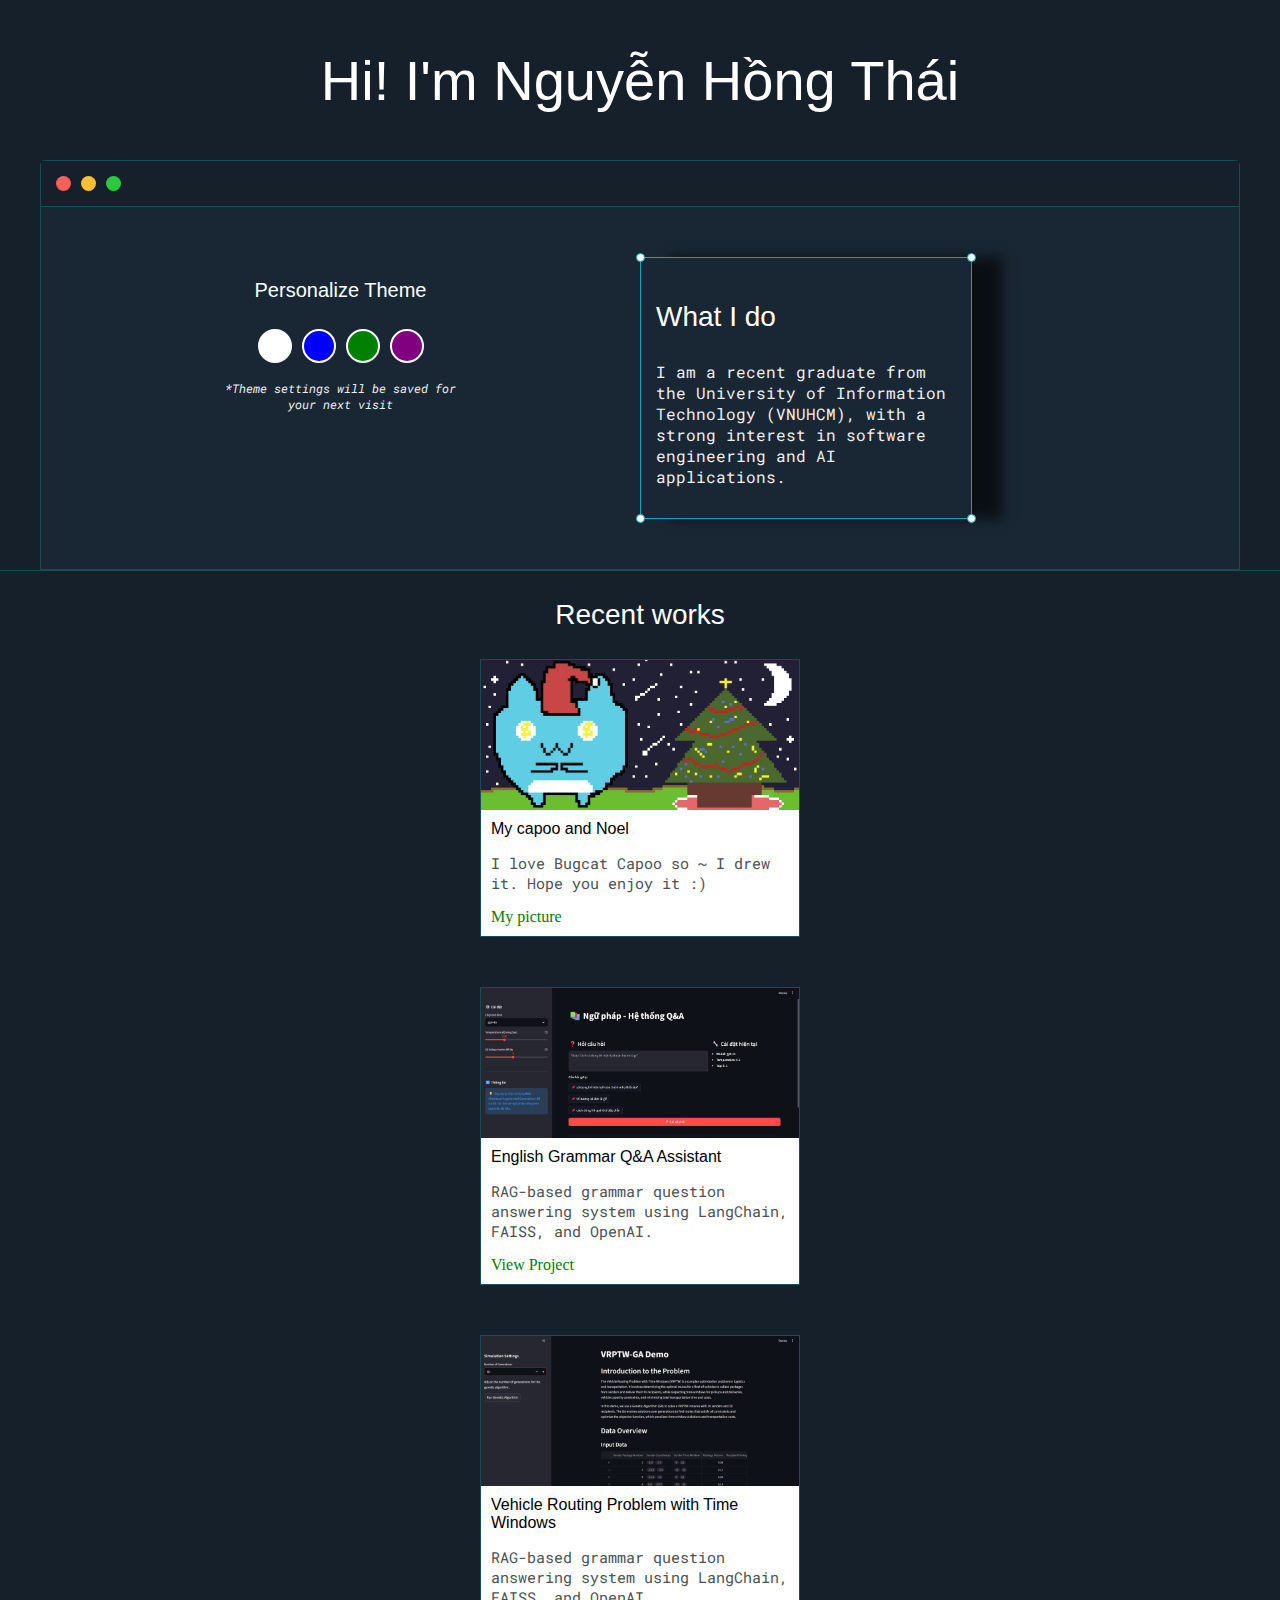
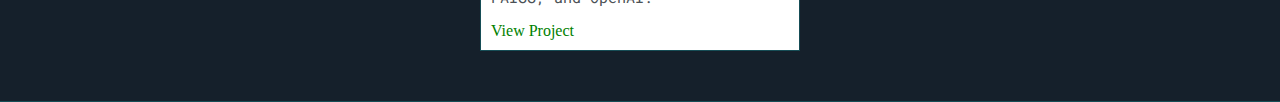
<file: index.html>
<!doctype html>
<html>
  <head>
    <meta charset="utf-8" />
    <meta name="viewport" content="width=device-width, initial-scale=1" />

    <link
      href="https://fonts.googleapis.com/css2?family=Russo+One&display=swap"
      rel="stylesheet"
    />

    <link
      href="https://fonts.googleapis.com/css2?family=Roboto:wght@100&family=Russo+One&display=swap"
      rel="stylesheet"
    />

    <link
      href="https://fonts.googleapis.com/css2?family=Roboto+Mono:wght@500&family=Roboto:wght@100&family=Russo+One&display=swap"
      rel="stylesheet"
    />

    <div>
      <title>Nguyễn Hồng Thái</title>
    </div>
    <link rel="stylesheet" type="text/css" href="assets/css/default.css" />
    <link id="theme-style" rel="stylesheet" type="text/css" href="" />
  </head>
  <body>
    <section class="s1">
      <div class="main-container">
        <div class="greeting-wrapper">
          <h1>Hi! I'm Nguyễn Hồng Thái</h1>
        </div>
        <div class="intro-wrapper">
          <div class="navigation-wrapper">
            <div class="dots-wrapper">
              <div id="dot-1" class="browser-dot"></div>
              <div id="dot-2" class="browser-dot"></div>
              <div id="dot-3" class="browser-dot"></div>
            </div>
          </div>

          <div class="left-column">
            <!-- <img id="profile_pic" src="assets/images/Nao_Tomori.jpg" /> -->
            <h5 style="text-align: center; line-height: 0">
              Personalize Theme
            </h5>

            <div id="theme-options-wrapper">
              <div data-mode="light" id="light-mode" class="themes-dot"></div>
              <div data-mode="blue" id="blue-mode" class="themes-dot"></div>
              <div data-mode="green" id="green-mode" class="themes-dot"></div>
              <div data-mode="purple" id="purple-mode" class="themes-dot"></div>
            </div>

            <p id="setting-note">
              *Theme settings will be saved for<br />your next visit
            </p>
          </div>

          <div class="right-column">
            <div>
              <div id="preview">
                <div id="corner-tl" class="corner"></div>
                <div id="corner-tr" class="corner"></div>
                <h3>What I do</h3>
                <p>
                  I am a recent graduate from the University of Information
                  Technology (VNUHCM), with a strong interest in software
                  engineering and AI applications.
                </p>
                <div id="corner-br" class="corner"></div>
                <div id="corner-bl" class="corner"></div>
              </div>
            </div>
          </div>
        </div>
      </div>
    </section>

    <section class="s1">
      <div class="main-container">
        <h3 style="text-align: center">Recent works</h3>
        <div class="post-wrapper">
          <div class="post">
            <img id="thumbnail" src="assets/images/my capoo.jpg" />
            <div class="post-preview">
              <h6 class="post-title">My capoo and Noel</h6>
              <p class="post-intro">
                I love Bugcat Capoo so ~ I drew it. Hope you enjoy it :)
              </p>
              <a href="assets/images/my capoo.jpg">My picture</a>
            </div>
          </div>
        </div>

        <div class="post-wrapper">
          <!-- English Grammar Q&A Assistant -->
          <div class="post">
            <img id="thumbnail" src="assets/images/grammar-qa.jpg" />
            <div class="post-preview">
              <h6 class="post-title">English Grammar Q&A Assistant</h6>
              <p class="post-intro">
                RAG-based grammar question answering system using LangChain,
                FAISS, and OpenAI.
              </p>
              <a href="projects/english-grammar-qa/">View Project</a>
            </div>
          </div>
        </div>

        <div class="post-wrapper">
          <div class="post">
            <img id="thumbnail" src="assets/images/VRPTW.jpg" />
            <div class="post-preview">
              <h6 class="post-title">Vehicle Routing Problem with Time Windows</h6>
              <p class="post-intro">
                RAG-based grammar question answering system using LangChain,
                FAISS, and OpenAI.
              </p>
              <a href="projects/VRPTW/">View Project</a>
            </div>
          </div>
        </div>
      </div>
    </section>

    <script type="text/javascript" src="assets/script.js"></script>
  </body>
</html>
</file>
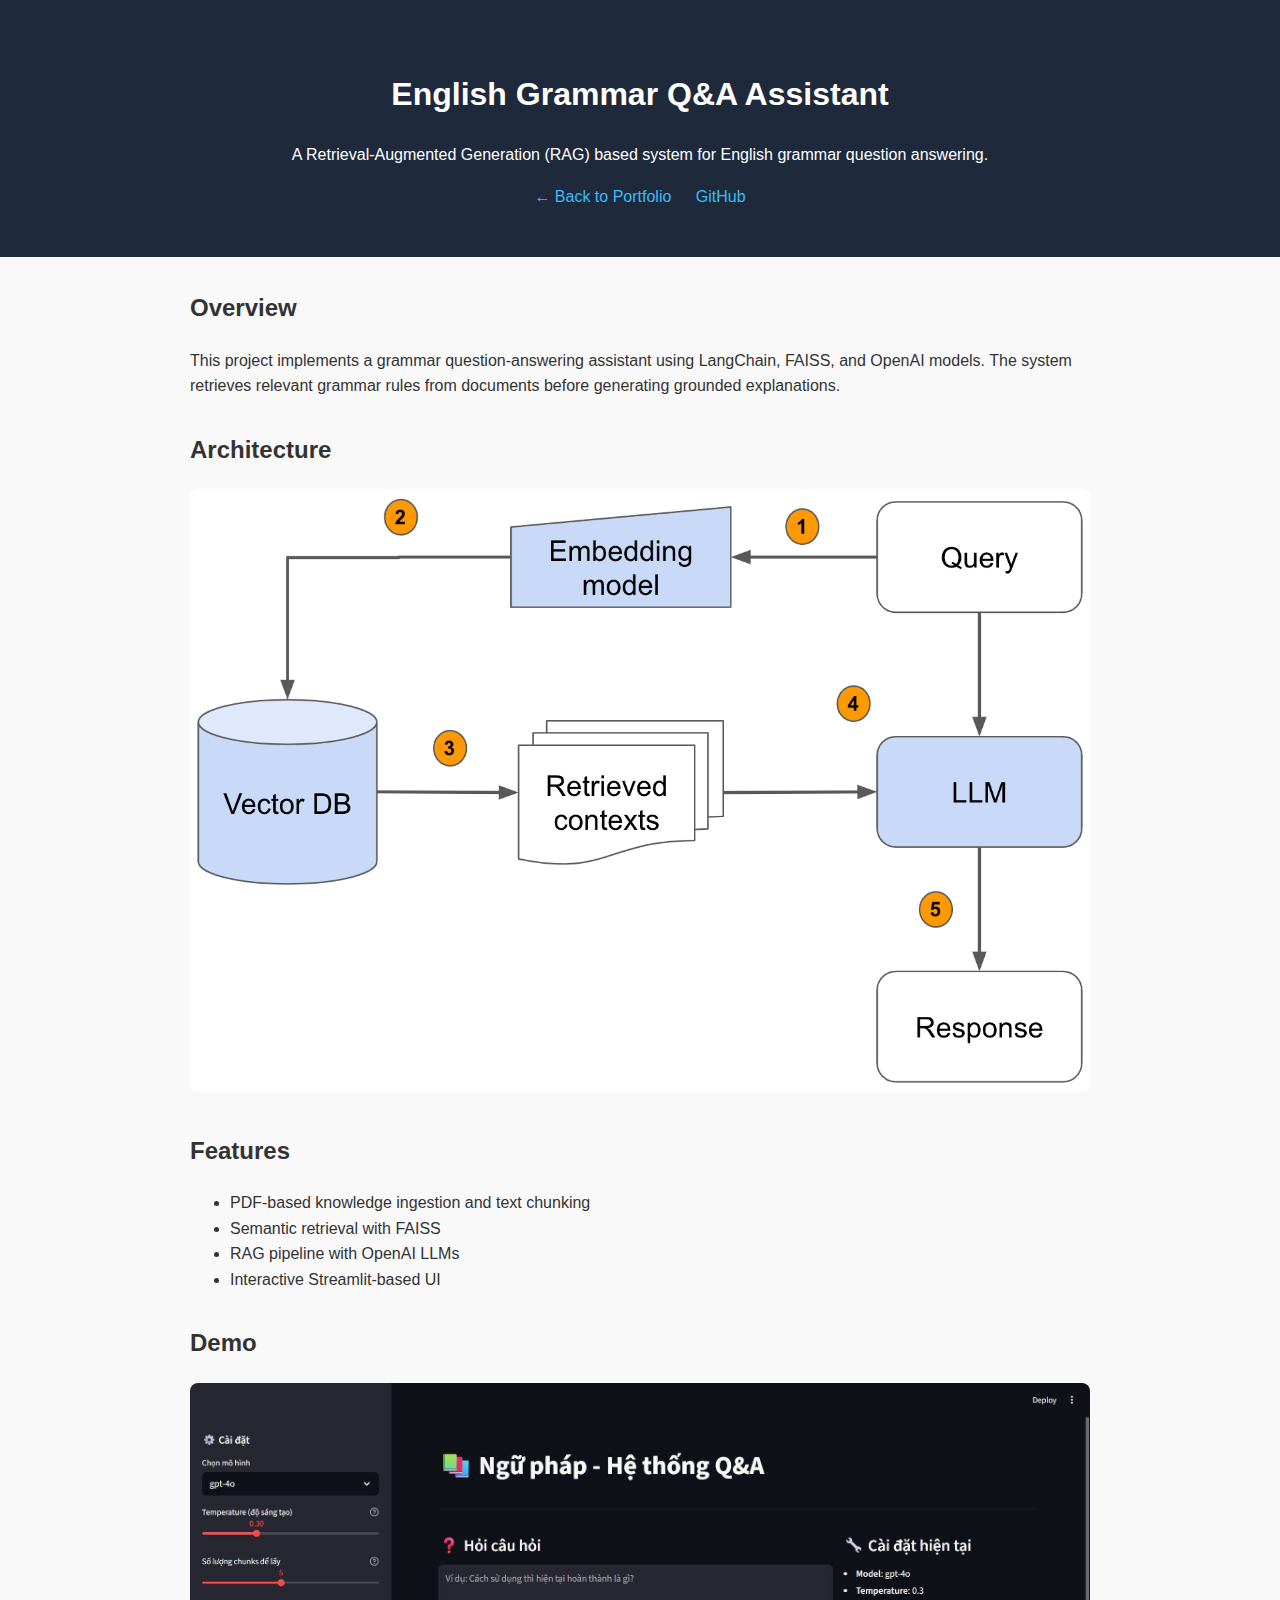
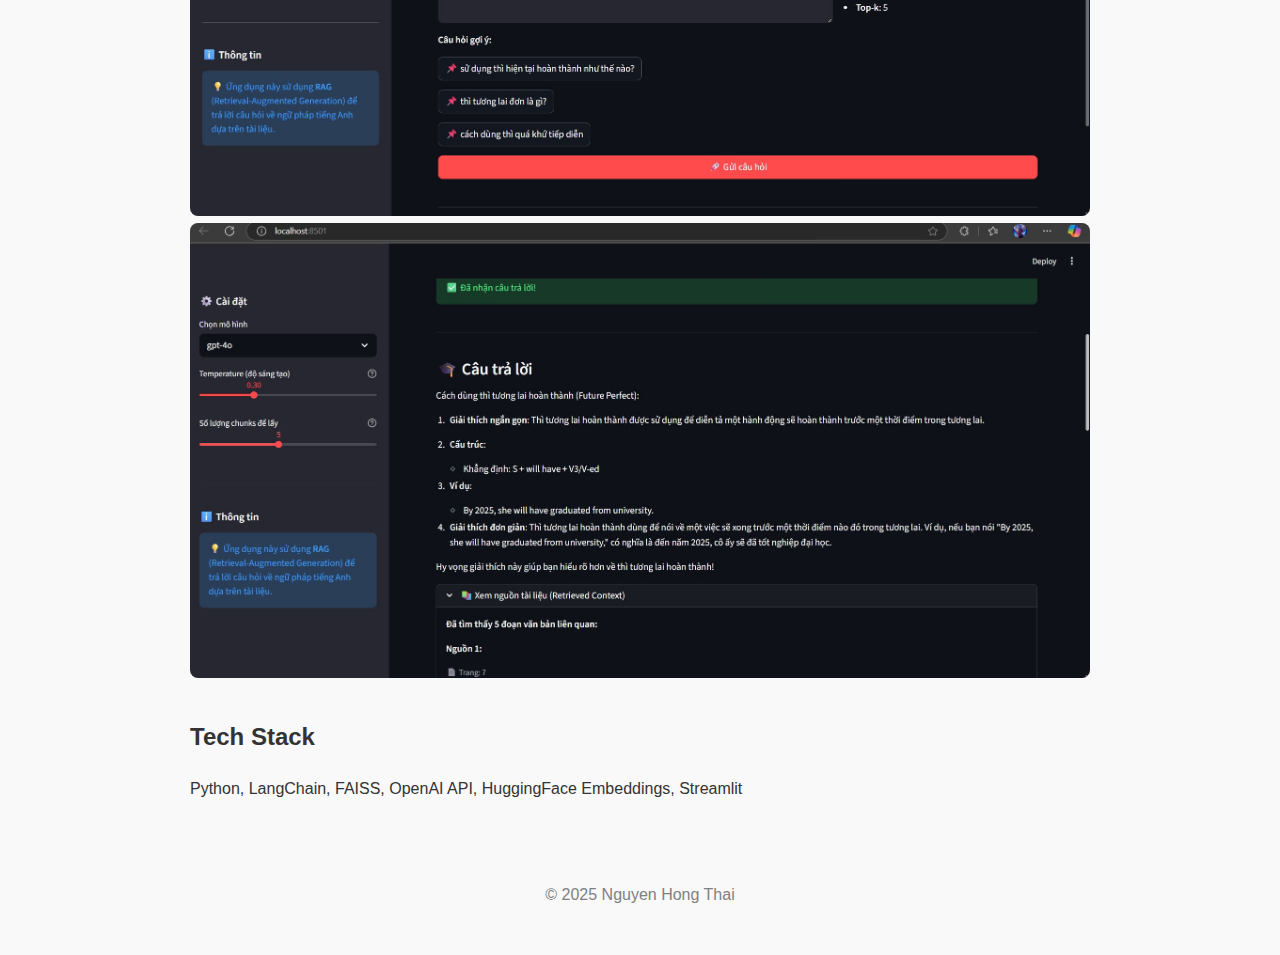
<file: projects/english-grammar-qa/index.html>
<!doctype html>
<html lang="en">
  <head>
    <meta charset="UTF-8" />
    <meta name="viewport" content="width=device-width, initial-scale=1.0" />
    <title>English Grammar Q&A Assistant</title>

    <link rel="stylesheet" href="assets/css/style.css" />
  </head>
  <body>
    <header class="hero">
      <h1>English Grammar Q&A Assistant</h1>
      <p>
        A Retrieval-Augmented Generation (RAG) based system for English grammar
        question answering.
      </p>

      <div class="links">
        <a href="../../index.html">← Back to Portfolio</a>
        <a href="https://github.com/username/english-grammar-qa" target="_blank"
          >GitHub</a
        >
      </div>
    </header>

    <section class="section">
      <h2>Overview</h2>
      <p>
        This project implements a grammar question-answering assistant using
        LangChain, FAISS, and OpenAI models. The system retrieves relevant
        grammar rules from documents before generating grounded explanations.
      </p>
    </section>

    <section class="section">
      <h2>Architecture</h2>
      <img
        src="assets/images/rag-architecture.png"
        alt="RAG architecture diagram"
      />
    </section>

    <section class="section">
      <h2>Features</h2>
      <ul>
        <li>PDF-based knowledge ingestion and text chunking</li>
        <li>Semantic retrieval with FAISS</li>
        <li>RAG pipeline with OpenAI LLMs</li>
        <li>Interactive Streamlit-based UI</li>
      </ul>
    </section>

    <section class="section">
      <h2>Demo</h2>
      <img src="assets/images/demo1.jpg" alt="Project demo UI" />
      <img src="assets/images/demo2.jpg" alt="Project demo UI" />
    </section>

    <section class="section">
      <h2>Tech Stack</h2>
      <p>
        Python, LangChain, FAISS, OpenAI API, HuggingFace Embeddings, Streamlit
      </p>
    </section>

    <footer class="footer">
      <p>© 2025 Nguyen Hong Thai</p>
    </footer>
  </body>
</html>
</file>
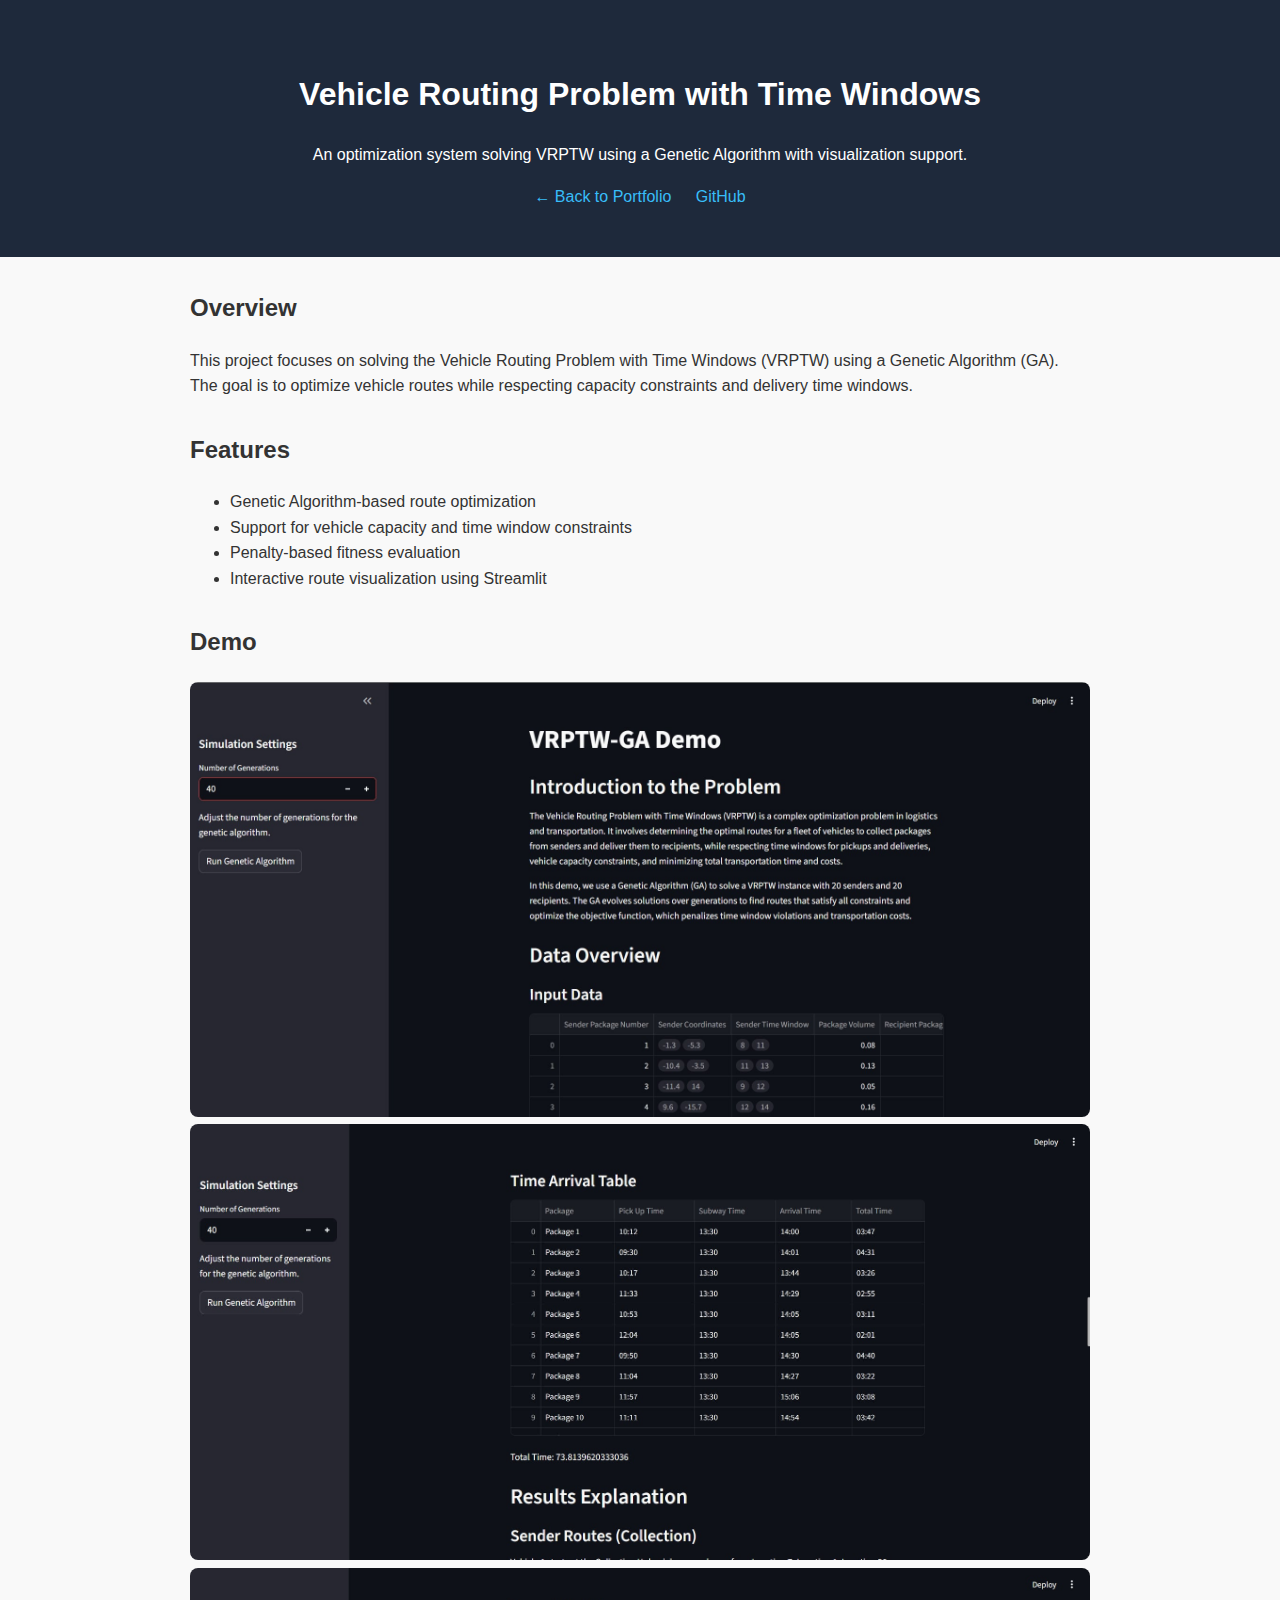
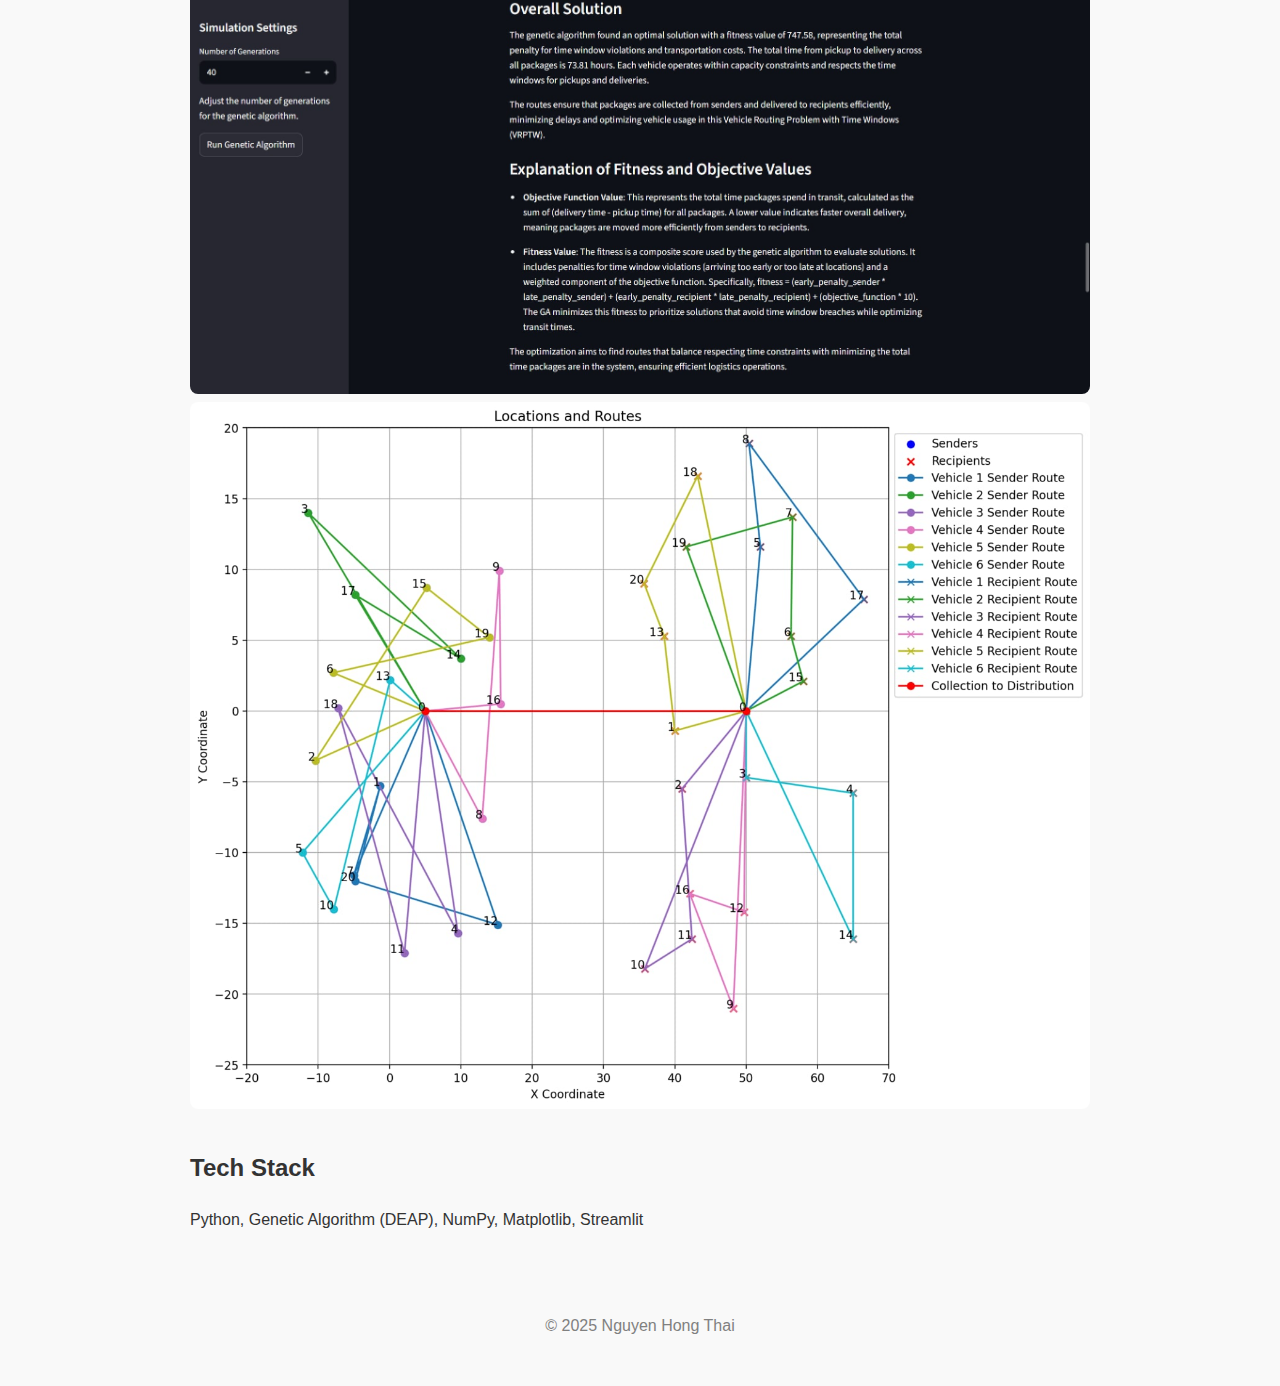
<file: projects/VRPTW/index.html>
<!doctype html>
<html lang="en">
  <head>
    <meta charset="UTF-8" />
    <meta name="viewport" content="width=device-width, initial-scale=1.0" />
    <title>VRPTW Optimization with Genetic Algorithm</title>

    <link rel="stylesheet" href="assets/css/style.css" />
  </head>
  <body>
    <header class="hero">
      <h1>Vehicle Routing Problem with Time Windows</h1>
      <p>
        An optimization system solving VRPTW using a Genetic Algorithm with
        visualization support.
      </p>

      <div class="links">
        <a href="../../index.html">← Back to Portfolio</a>
        <a href="https://github.com/roro1230/VRPTW-GA" target="_blank"
          >GitHub</a
        >
      </div>
    </header>

    <section class="section">
      <h2>Overview</h2>
      <p>
        This project focuses on solving the Vehicle Routing Problem with Time
        Windows (VRPTW) using a Genetic Algorithm (GA). The goal is to optimize
        vehicle routes while respecting capacity constraints and delivery time
        windows.
      </p>
    </section>

    <section class="section">
      <h2>Features</h2>
      <ul>
        <li>Genetic Algorithm-based route optimization</li>
        <li>Support for vehicle capacity and time window constraints</li>
        <li>Penalty-based fitness evaluation</li>
        <li>Interactive route visualization using Streamlit</li>
      </ul>
    </section>

    <section class="section">
      <h2>Demo</h2>
      <img src="assets/images/demo1.jpg" alt="VRPTW GA demo visualization" />
      <img src="assets/images/demo2.jpg" alt="VRPTW GA route result" />
      <img src="assets/images/demo3.jpg" alt="VRPTW GA demo visualization" />
      <img src="assets/images/demo4.jpg" alt="VRPTW GA route result" />
    </section>

    <section class="section">
      <h2>Tech Stack</h2>
      <p>Python, Genetic Algorithm (DEAP), NumPy, Matplotlib, Streamlit</p>
    </section>

    <footer class="footer">
      <p>© 2025 Nguyen Hong Thai</p>
    </footer>
  </body>
</html>
</file>
<file: assets/css/default.css>
:root{
	--mainColor: #eaeaea;
	--SecondaryColor: #fff;

	--borderColor: #c1c1c1;

	--mainText: blue;
	--SecondaryText: #4b5156;

	--themesDotBorder: #24292e ;
	--previewBg: rgb(251,249,243,0.8);
	--previewShadow: #f0ead6;

	--buttonColor: black;
}

html, body{
	padding: 0;
	margin: 0;
}

body *{
	transition: 0.5s;
}

h1,h2,h3,h4,h5,h6,strong{
	color:  var(--mainText);
	font-family: 'Readex Pro', sans-serif;
	font-weight: 500;
}

p,li,span,label,input,textarea{
	color:  var(--SecondaryText);
	font-family: 'Roboto Mono', monospace;
}

a{
	text-decoration: none;
	color: green;
}

ul{
	list-style: none;
}


h1{ font-size: 56px; }
h2{ font-size: 36px; }
h3{ font-size: 28px; }
h4{ font-size: 24px; }
h5{ font-size: 20px; }
h6{ font-size: 16px; }

.s1{
	background-color: var(--mainColor);
	border-bottom: 1px solid var(--borderColor);
	overflow:  auto;
}

.s2{
	background-color: var(--SecondaryColor);
	border-bottom: 1px solid var(--borderColor);
	overflow: auto;
}

.post-wrapper{

}

.main-container{
	width: 1200px;
	margin: 0 auto;
}

.greeting-wrapper{
	display: grid;
	min-height: 10em;

	text-align: center;
	align-content: center;
}

.intro-wrapper{
	background-color: var(--SecondaryColor);
	border: 1px solid var(--borderColor);
	border-radius: 5px 5px 0 0;

	display: grid;
	grid-template-columns: 1fr 1fr;
	
	grid-template-areas: 
		'navigation-wrapper navigation-wrapper'
		'left-column right-column'
}

.navigation-wrapper{
	grid-area: navigation-wrapper ;
	border-bottom: 1px solid var(--borderColor);
	display: flex;
	justify-content: space-between;
	align-items: center;
	background-color: var(--mainColor);
}

#navigation a{
	color:  var(--mainText);
}

.dots-wrapper{
	display: flex;
	padding:  10px;
}

#dot-1{
	background-color: #FC6058;
}

#dot-2{
	background-color: #FEC02F;
}

#dot-3{
	background-color: #2ACA3E;
}

#navigation{
	margin: 0;
	padding:  10px;
}

#navigation li{
	display:  inline-block;
	margin-right: 5px;
	margin-left: 5px;
}

.browser-dot{
	background-color: black;
	height:  15px;
	width: 15px;
	border-radius: 50%;
	margin:  5px;

	
}

.left-column{
	grid-area: left-column ;
	padding-top: 50px;
	padding-bottom: 50px ;
}

.right-column{
	grid-area: right-column ;
	display: grid;
	align-content: center;

	padding-top: 50px;
	padding-bottom: 50px;
}

#profile_pic{
	display:  block;
	margin: 0 auto;

	height:  363px;
	width: 250px;
	
	border: 1px solid var(--borderColor);
}

#thumbnail{
	display:  block;
	margin: 0 auto;

	height:  150px;
	width: 100%;
	object-fit: cover;

}

#preview-shadow{
	background-color: var(--previewShadow);
	width: 300px;
	height: 180px;
	padding-left: 30px;
	padding-top: 30px;
}

#preview{
	width:  300px;
	border: 1.5px solid #17a2b8;
	background-color: var(--previewBg);
	padding: 15px;
	position: relative;

	-webkit-box-shadow: 30px 0px 12px 0px rgba(0,0,0,0.62);
	-moz-box-shadow: 30px 0px 12px 0px rgba(0,0,0,0.62);
	box-shadow: 30px 0px 12px 0px rgba(0,0,0,0.62);
}

#theme-options-wrapper{
	display: flex;
	justify-content: center;
}

.theme-dot:hover{
	border-width: 5px;
}

#light-mode{
	background-color: #fff;
}
#blue-mode{
	background-color: blue;
}
#green-mode{
	background-color: green;
}
#purple-mode{
	background-color: purple;
}

#setting-note{
	font-size: 12px;
	font-style: italic;
	text-align: center;
}

.themes-dot{
	height: 30px;
	width: 30px;
	background-color: black;
	border-radius: 50%;

	border: 2px solid var(--themesDotBorder);
	margin: 5px;

	cursor: pointer;
}

.corner{
	width:  7px;
	height: 7px;
	border-radius: 50%;
	border: 1.5px solid #17a2b8;
	background-color: #fff;
	position: absolute;
}

#corner-tl{
	top: -5px;
	left: -5px;
}

#corner-tr{
	top: -5px;
	right: -5px;
}

#corner-br{
	bottom: -5px;
	right: -5px;
}

#corner-bl{
	bottom: -5px;
	left: -5px;
}

#contact-form{
	display: black;
	max-width: 600px;
	margin: 0 auto;
	border: 1px solid var(--borderColor);
	padding: 15px;
	border-radius: 5px;
	background-color: var(--mainColor);
	margin-bottom: 50px;
}

#contact-form label{
	line-height: 2.7em;
}

.input-field{
	width: 100%;
	padding-top: 10px;
	padding-bottom: 10px;
	background-color: var(--SecondaryColor);
	border: 1px solid var(--borderColor);
	font-size: 14px;
	border-radius: 5px;
}

#submit-btn{
	margin-top: 10px;
	width: 100%;
	padding-top: 10px;
	padding-bottom: 10px;
	color: #fff;
	background-color: var(--buttonColor);
	border: none;

}

#theme-style{

}

@media screen and (max-width: 1200px){
	.main-container{
		width: 95%;
	}
}

@media screen and (max-width: 800px){
	.intro-wrapper{
	
	grid-template-columns: 1fr;
	
	grid-template-areas: 
		'navigation-wrapper'
		'left-column'
		'right-column'
	}

	.right-column{
		justify-content: center;
	}
}

.post-wrapper{
	display: grid;
	grid-template-columns: repeat(auto-fit, 320px);
	justify-content: center;
	object-fit: cover;
	gap: 50px;
	padding-bottom: 50px;
}

.post{
	border: 1px solid var(--borderColor);
}

.post-preview{
	background-color: #fff;
	padding: 10px;
}

.post-intro{
	color: #4b5156;
	font-size: 15px;
}

.post-title{
	color: black;
	margin: 0;
}
</file>
<file: projects/english-grammar-qa/assets/css/style.css>
body {
  font-family: Arial, sans-serif;
  margin: 0;
  line-height: 1.6;
  background: #f9f9f9;
  color: #333;
}

.hero {
  background: #1e293b;
  color: white;
  padding: 3rem 1rem;
  text-align: center;
}

.links a {
  color: #38bdf8;
  margin: 0 10px;
  text-decoration: none;
}

.section {
  max-width: 900px;
  margin: 2rem auto;
  padding: 0 1rem;
}

.section img {
  width: 100%;
  border-radius: 8px;
}

.footer {
  text-align: center;
  padding: 2rem;
  color: gray;
}
</file>
<file: projects/VRPTW/assets/css/style.css>
body {
  font-family: Arial, sans-serif;
  margin: 0;
  line-height: 1.6;
  background: #f9f9f9;
  color: #333;
}

.hero {
  background: #1e293b;
  color: white;
  padding: 3rem 1rem;
  text-align: center;
}

.links a {
  color: #38bdf8;
  margin: 0 10px;
  text-decoration: none;
}

.section {
  max-width: 900px;
  margin: 2rem auto;
  padding: 0 1rem;
}

.section img {
  width: 100%;
  border-radius: 8px;
}

.footer {
  text-align: center;
  padding: 2rem;
  color: gray;
}
</file>
